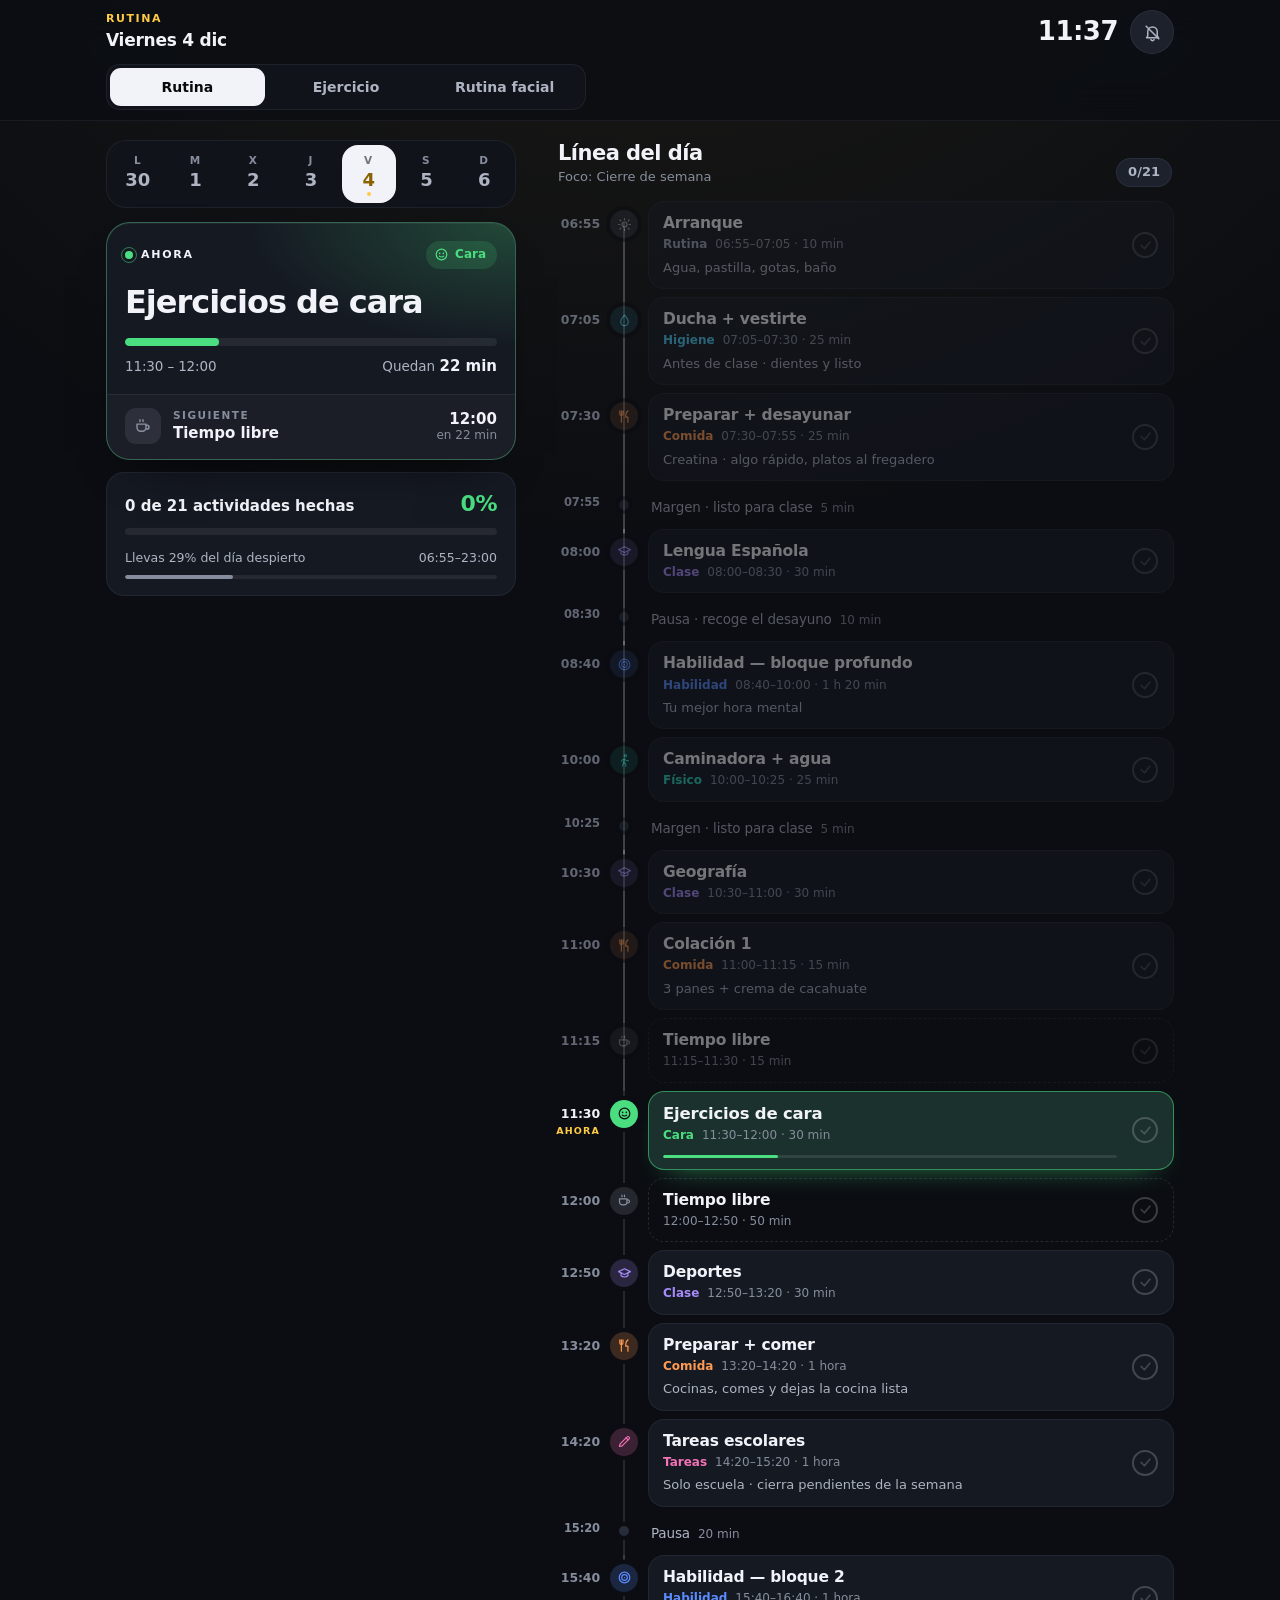
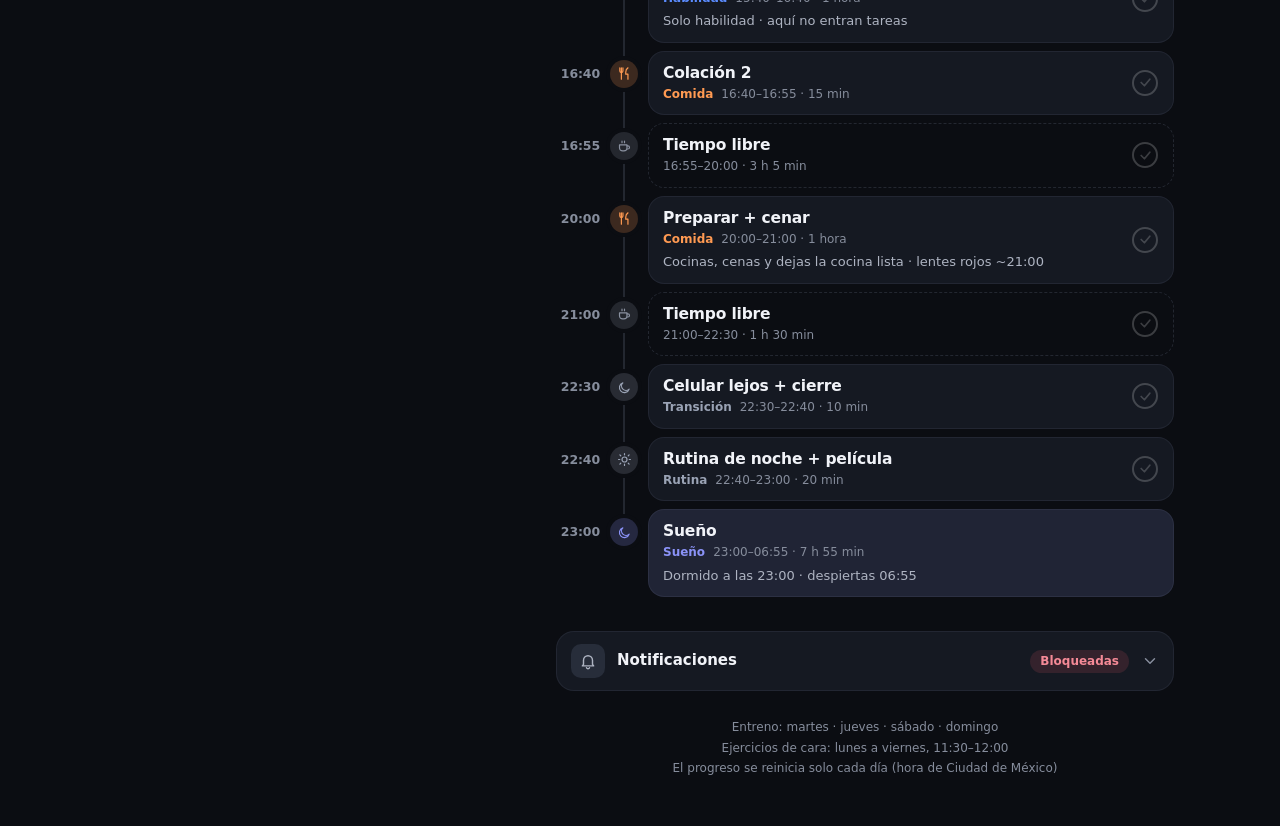
<file: index.html>
<!DOCTYPE html>
<html lang="es">
<head>
<meta charset="UTF-8">
<meta name="viewport" content="width=device-width, initial-scale=1, viewport-fit=cover">
<title>Rutina de JP</title>
<meta name="description" content="Rutina diaria de JP">
<link rel="manifest" href="manifest.json">
<meta name="theme-color" content="#0B0D12">
<meta name="color-scheme" content="dark">
<meta name="apple-mobile-web-app-capable" content="yes">
<meta name="mobile-web-app-capable" content="yes">
<meta name="apple-mobile-web-app-status-bar-style" content="black-translucent">
<meta name="apple-mobile-web-app-title" content="Rutina">
<meta name="format-detection" content="telephone=no">
<link rel="icon" type="image/png" sizes="192x192" href="icon-192.png">
<link rel="apple-touch-icon" href="icon-180.png">
<link rel="stylesheet" href="styles.css">
<link rel="stylesheet" href="ejercicio.css">
<link rel="stylesheet" href="facial.css">
</head>
<body>

<header class="top">
  <div class="top-in">
    <div class="ttl">
      <div class="eyebrow">Rutina<span id="focoDia"></span></div>
      <div class="today" id="fecha">—</div>
    </div>
    <div class="clock num" id="reloj" aria-label="Hora en Ciudad de México">--:--</div>
    <button class="bell" id="avBell" type="button" aria-label="Notificaciones" aria-controls="panelAvisos"></button>
  </div>
  <nav class="vistas" aria-label="Secciones">
    <div class="vistas-in" role="tablist">
      <button class="vista" type="button" role="tab" data-vista="rutina" aria-selected="true">Rutina</button>
      <button class="vista" type="button" role="tab" data-vista="ejercicio" aria-selected="false" aria-controls="ejercicio" tabindex="-1">Ejercicio</button>
      <button class="vista" type="button" role="tab" data-vista="facial" aria-selected="false" aria-controls="facial" tabindex="-1">Rutina facial</button>
    </div>
  </nav>
</header>

<main class="wrap">

  <div class="side">
    <nav class="days" id="dias" role="tablist" aria-label="Días de la semana"></nav>
    <button class="back" id="volver" type="button">
      <svg viewBox="0 0 24 24" aria-hidden="true"><path d="M15 6l-6 6 6 6"/></svg>
      Volver a hoy
    </button>

    <div class="alert" id="aviso" role="status"></div>

    <section class="now" id="ahora" role="button" tabindex="0" aria-label="Ir a la actividad actual">
      <div class="now-top">
        <span class="now-lab"><span class="pulse"></span><span id="nLab">Ahora</span></span>
        <span class="now-cat" id="nCat"></span>
      </div>
      <h1 class="now-act" id="nAct">—</h1>
      <div class="now-sub" id="nSub"></div>
      <div class="track"><i id="nBar"></i></div>
      <div class="now-meta">
        <span class="now-rng num" id="nRng"></span>
        <span class="now-left" id="nLeft"></span>
      </div>
      <div class="now-next">
        <span class="nx-ic" id="nNextIc"></span>
        <span class="tx"><span class="nx-lab" id="nNextLab">Siguiente</span><span class="nx-name" id="nNext"></span></span>
        <span class="hr num" id="nNextHr"></span>
      </div>
    </section>

    <section class="prog" id="prog" aria-label="Progreso del día">
      <div class="prog-row">
        <span class="t" id="progT">Progreso del día</span>
        <span class="pct num" id="ringPct">0%</span>
      </div>
      <div class="bar"><i id="progBar"></i></div>
      <div class="prog-row sm">
        <span id="progS"></span>
        <span class="num" id="diaPct"></span>
      </div>
      <div class="bar thin"><i id="diaBar"></i></div>
    </section>
  </div>

  <div class="main">
    <div class="head">
      <div>
        <h2 id="tituloLinea">Línea del día</h2>
        <div class="foco" id="focoLinea"></div>
      </div>
      <span class="c num" id="conteo"></span>
    </div>
    <ol class="line" id="linea"></ol>

    <details class="panel" id="panelAvisos">
      <summary>
        <span class="ic" id="avIc"></span>
        <span class="grow">Notificaciones</span>
        <span class="pill" id="avPill">…</span>
        <span class="cr"><svg viewBox="0 0 24 24" aria-hidden="true"><path d="M6 9l6 6 6-6"/></svg></span>
      </summary>
      <div class="in">
        <p class="av-txt" id="avTxt"></p>
        <fieldset class="seg" id="avLead">
          <legend>Avisarme</legend>
          <div class="seg-in">
            <label><input type="radio" name="lead" value="0"><span>Al empezar</span></label>
            <label><input type="radio" name="lead" value="5" checked><span>5 min antes</span></label>
            <label><input type="radio" name="lead" value="10"><span>10 min antes</span></label>
          </div>
        </fieldset>
        <div class="av-btns">
          <button class="btn primary" id="avBoton" type="button">Activar notificaciones</button>
          <button class="btn ghost" id="avPrueba" type="button" hidden>Enviar una prueba</button>
        </div>
        <p class="av-nota">Un aviso por actividad, como máximo. No avisa de márgenes, tiempo libre ni sueño, ni de lo que ya marcaste como hecho.</p>
      </div>
    </details>

    <p class="foot">
      Entreno: martes · jueves · sábado · domingo<br>
      Ejercicios de cara: lunes a viernes, <span id="footCara"></span><br>
      El progreso se reinicia solo cada día (hora de Ciudad de México)
    </p>
  </div>

</main>

<main class="ej" id="ejercicio" role="tabpanel" aria-label="Ejercicio" hidden></main>

<main class="fa" id="facial" role="tabpanel" aria-label="Rutina facial" hidden></main>

<script src="rutina.js"></script>
<script src="app.js"></script>
<script src="push-config.js"></script>
<script src="avisos.js"></script>
<script src="ejercicio-datos.js"></script>
<script src="ejercicio.js"></script>
<script src="facial-datos.js"></script>
<script src="facial.js"></script>
<script src="vistas.js"></script>
</body>
</html>
</file>
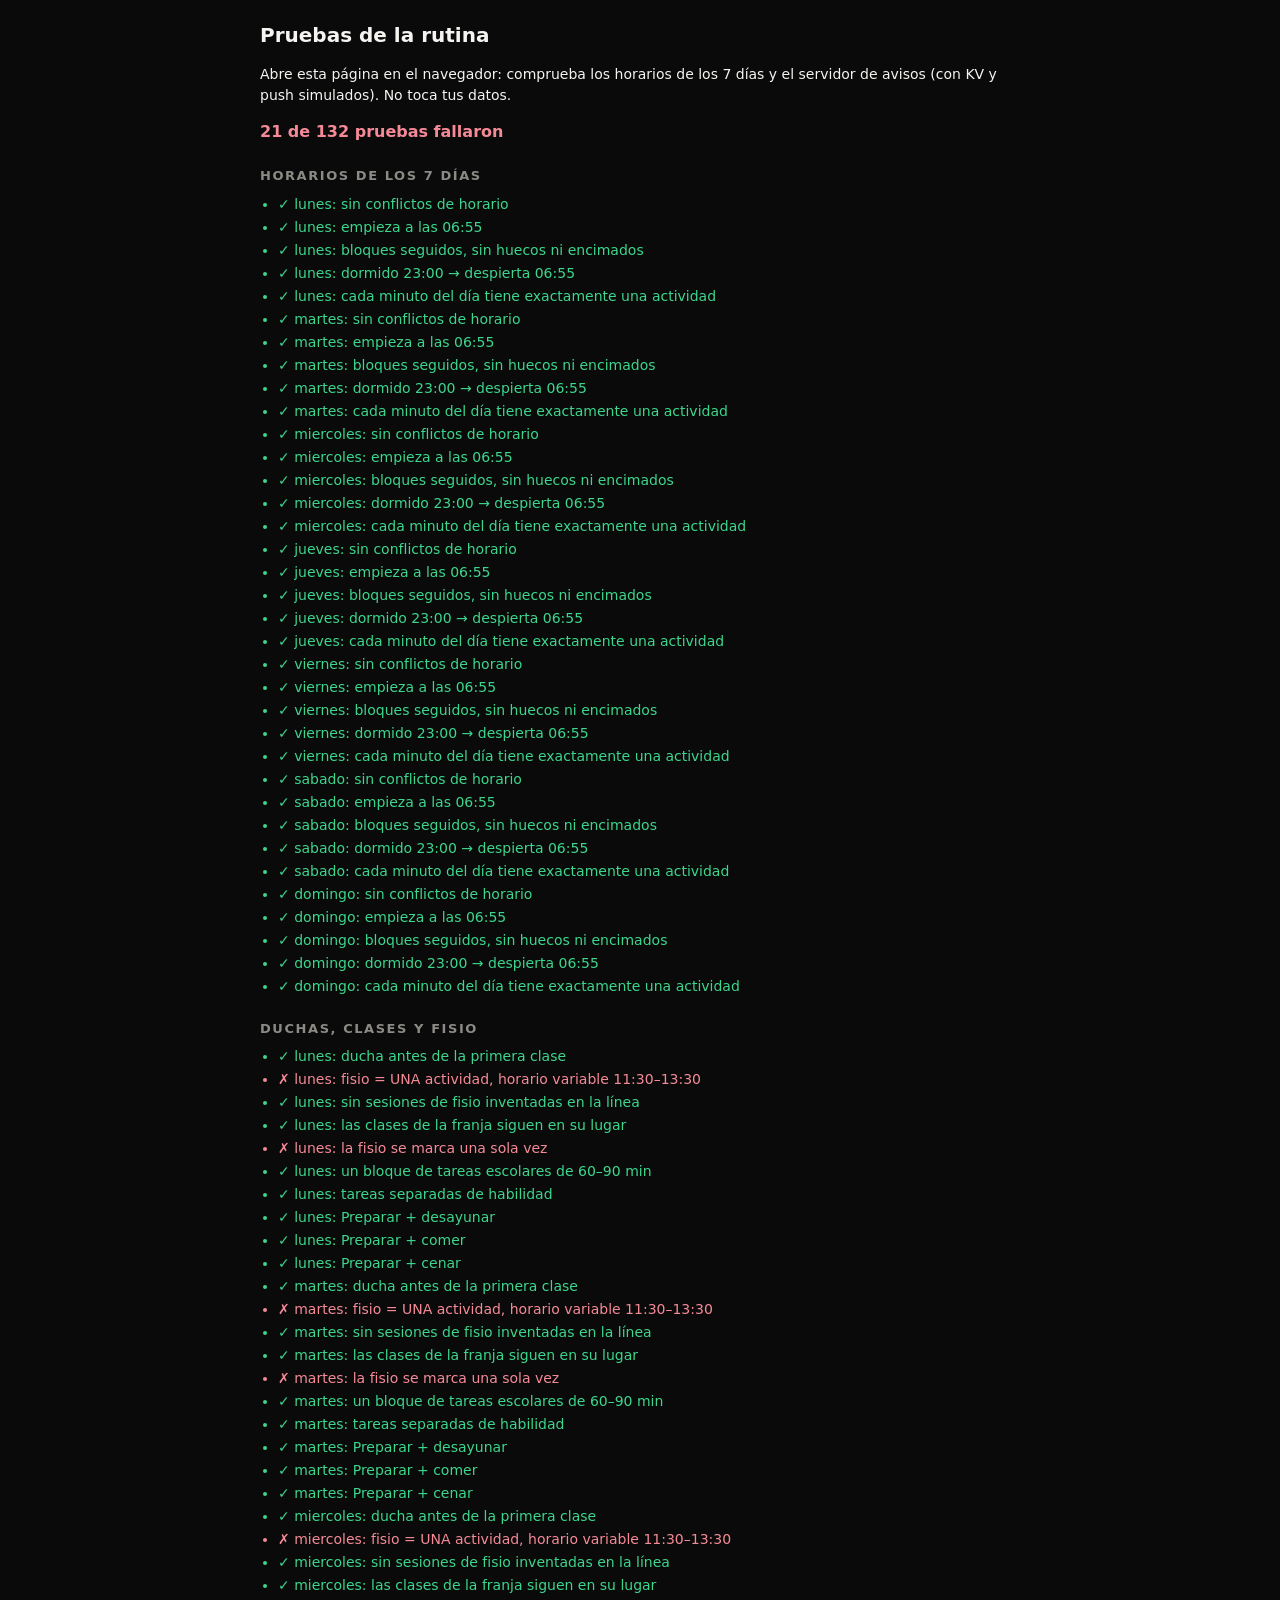
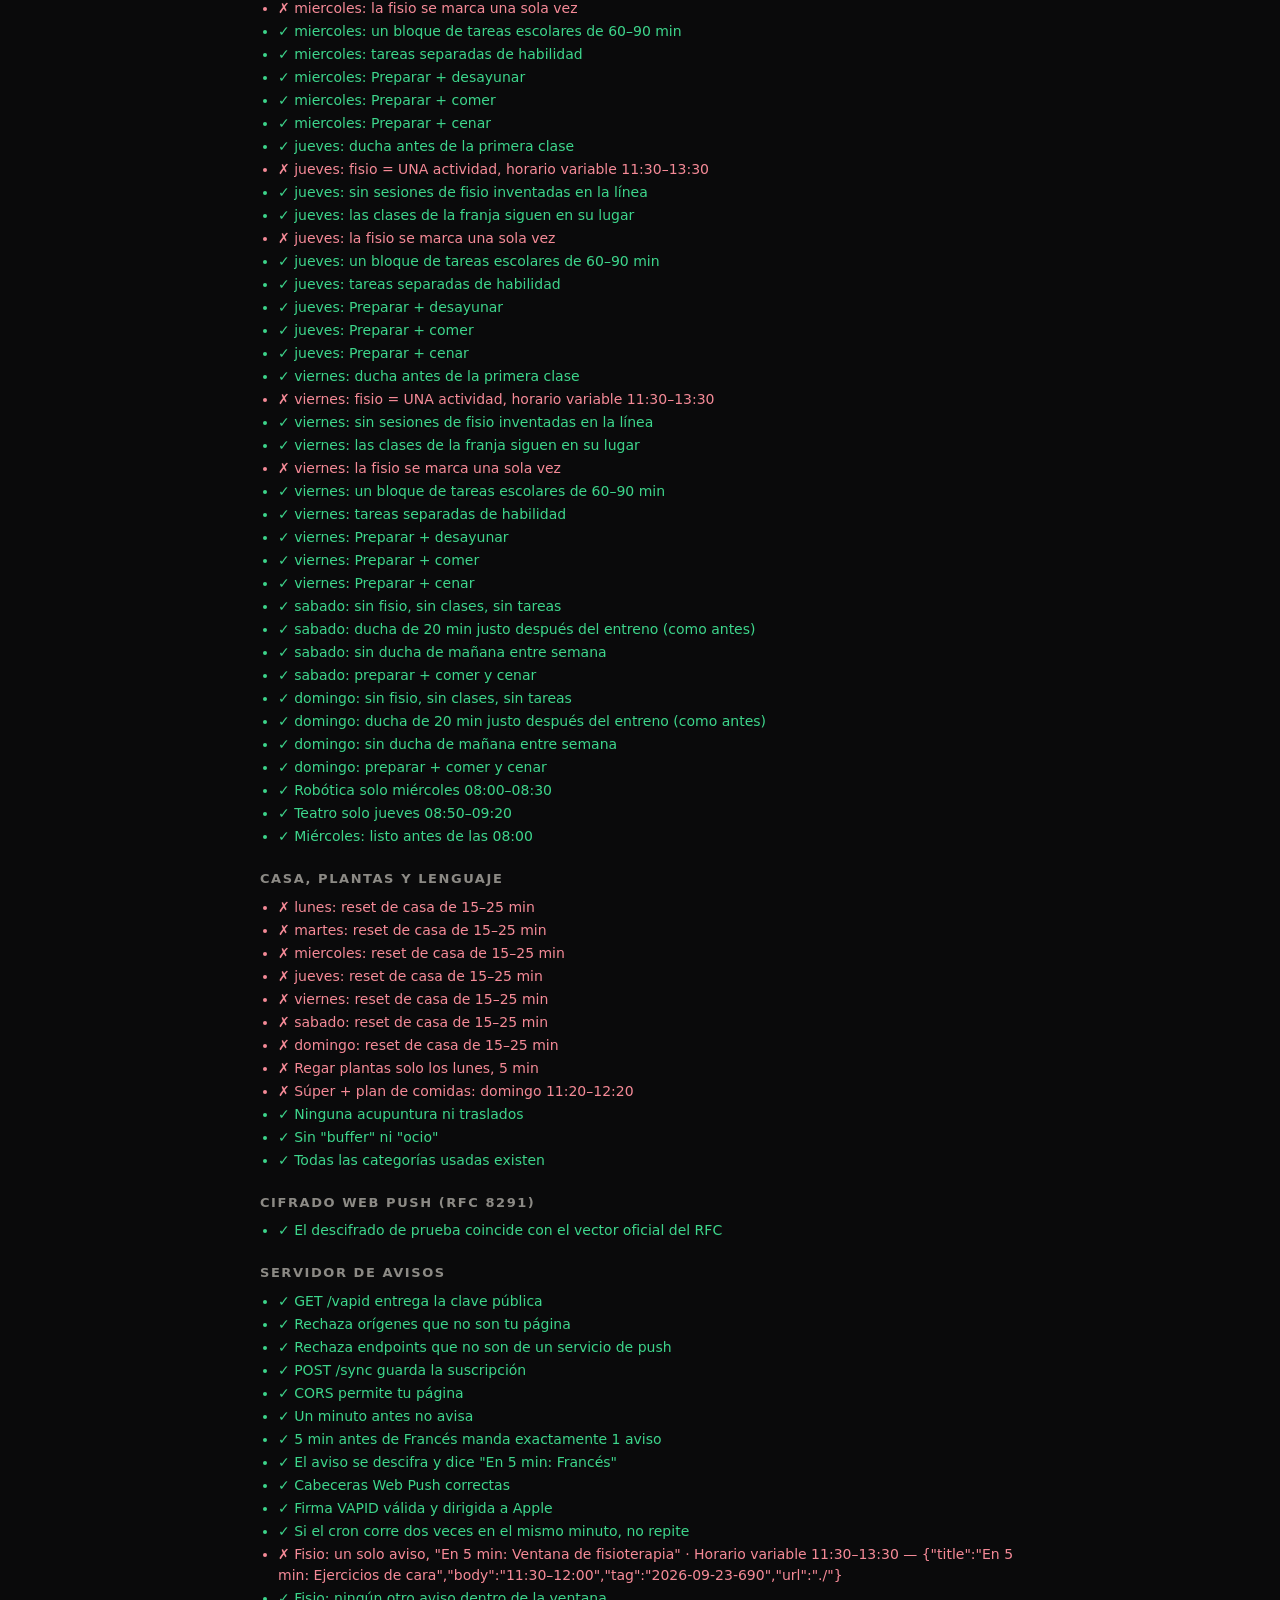
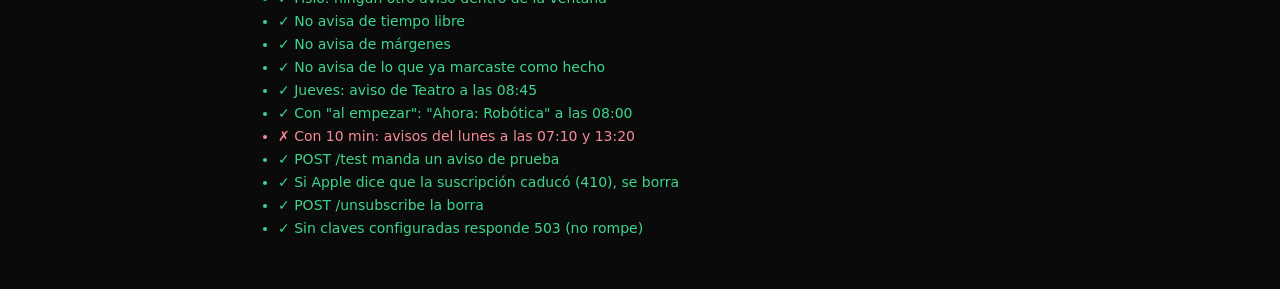
<file: pruebas/index.html>
<!DOCTYPE html>
<html lang="es">
<head>
<meta charset="UTF-8">
<meta name="viewport" content="width=device-width, initial-scale=1">
<title>Pruebas de la rutina</title>
<meta name="robots" content="noindex">
<style>
  :root { color-scheme: dark; }
  body { font: 14px/1.5 -apple-system, BlinkMacSystemFont, "Segoe UI", system-ui, sans-serif; background: #0A0A0B; color: #F5F4F0; margin: 0; padding: 20px 16px 48px; }
  main { max-width: 760px; margin: 0 auto; }
  h1 { font-size: 20px; margin: 0 0 4px; }
  h2 { font-size: 13px; letter-spacing: .12em; text-transform: uppercase; color: #8C8A85; margin: 22px 0 8px; }
  #resumen { font-size: 16px; font-weight: 650; margin: 8px 0 16px; }
  .ok { color: #3DD68C; } .mal { color: #F58A97; }
  li { margin: 2px 0; }
  ul { padding-left: 18px; margin: 0; }
</style>
</head>
<body>
<main>
  <h1>Pruebas de la rutina</h1>
  <p>Abre esta página en el navegador: comprueba los horarios de los 7 días y el servidor de avisos (con KV y push simulados). No toca tus datos.</p>
  <div id="resumen">Ejecutando…</div>
  <div id="salida"></div>
</main>
<script src="../rutina.js"></script>
<script type="module" src="pruebas.js"></script>
</body>
</html>
</file>
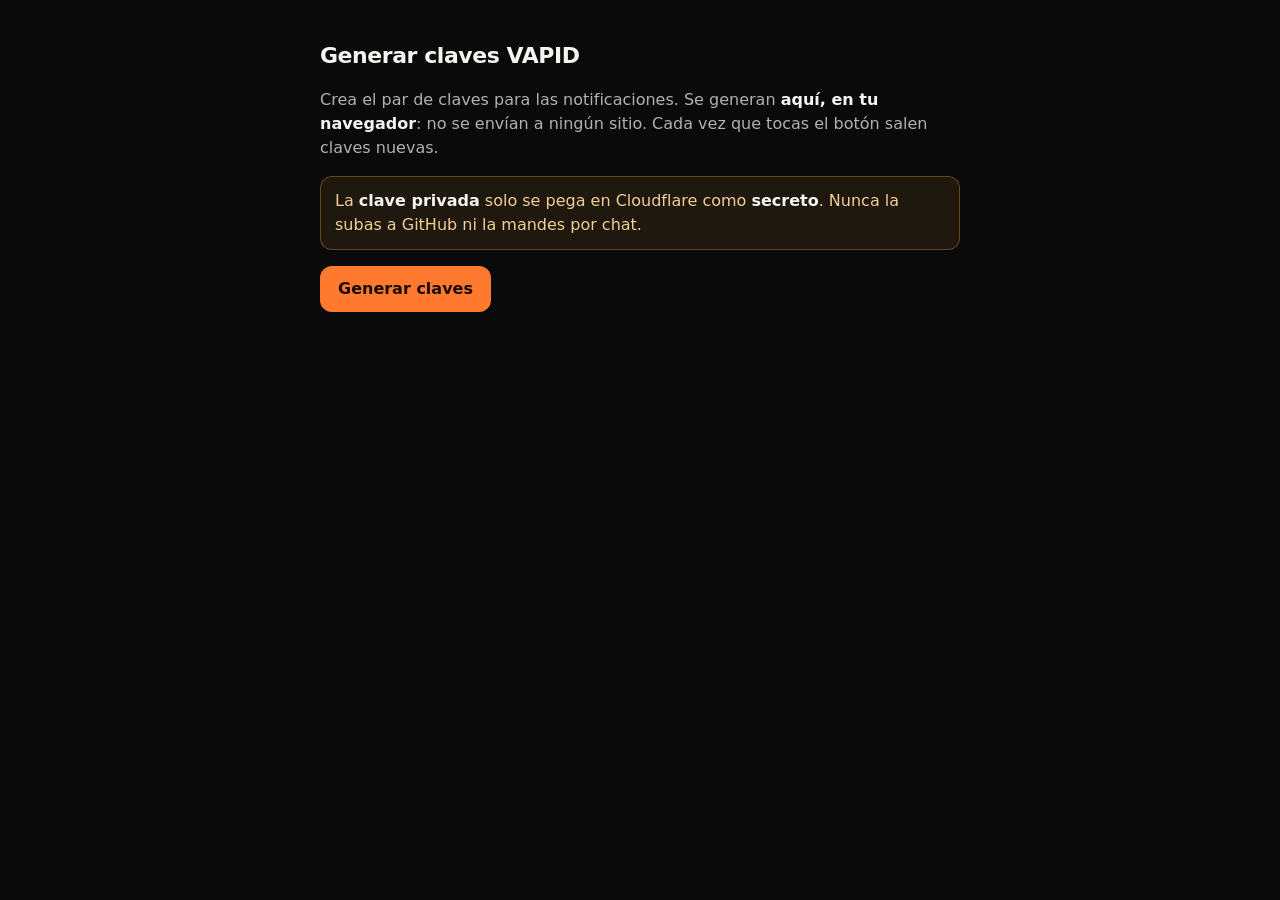
<file: generar-claves.html>
<!DOCTYPE html>
<html lang="es">
<head>
<meta charset="UTF-8">
<meta name="viewport" content="width=device-width, initial-scale=1">
<title>Generar claves VAPID</title>
<meta name="robots" content="noindex">
<style>
  :root { color-scheme: dark; }
  body { font: 16px/1.5 -apple-system, BlinkMacSystemFont, "Segoe UI", system-ui, sans-serif; background: #0A0A0B; color: #F5F4F0; margin: 0; padding: 24px 16px 48px; }
  main { max-width: 640px; margin: 0 auto; }
  h1 { font-size: 22px; letter-spacing: -.02em; }
  p, li { color: #B3B1AB; }
  b { color: #F5F4F0; }
  button { font: inherit; font-weight: 650; min-height: 46px; padding: 0 18px; border-radius: 12px; border: 0; background: #FF7A2F; color: #1B0B02; cursor: pointer; }
  button.sec { background: #26262A; color: #F5F4F0; min-height: 36px; font-size: 14px; }
  .campo { margin-top: 20px; }
  .campo label { display: block; font-size: 12px; font-weight: 700; letter-spacing: .12em; text-transform: uppercase; color: #8C8A85; margin-bottom: 6px; }
  textarea { width: 100%; box-sizing: border-box; font: 14px/1.4 ui-monospace, Menlo, monospace; background: #151517; color: #F5F4F0; border: 1px solid rgba(255,255,255,.13); border-radius: 12px; padding: 12px; resize: none; }
  .aviso { border: 1px solid rgba(240,163,58,.35); background: rgba(240,163,58,.09); color: #F2CD95; border-radius: 12px; padding: 12px 14px; }
  [hidden] { display: none; }
</style>
</head>
<body>
<main>
  <h1>Generar claves VAPID</h1>
  <p>Crea el par de claves para las notificaciones. Se generan <b>aquí, en tu navegador</b>: no se envían a ningún sitio. Cada vez que tocas el botón salen claves nuevas.</p>
  <p class="aviso">La <b>clave privada</b> solo se pega en Cloudflare como <b>secreto</b>. Nunca la subas a GitHub ni la mandes por chat.</p>
  <button id="gen" type="button">Generar claves</button>

  <div id="res" hidden>
    <div class="campo">
      <label for="pub">VAPID_PUBLIC_KEY (pública)</label>
      <textarea id="pub" rows="3" readonly></textarea>
      <button class="sec" type="button" data-copiar="pub">Copiar</button>
    </div>
    <div class="campo">
      <label for="priv">VAPID_PRIVATE_KEY (secreta)</label>
      <textarea id="priv" rows="2" readonly></textarea>
      <button class="sec" type="button" data-copiar="priv">Copiar</button>
    </div>
    <p>Guárdalas antes de cerrar esta página. Si pierdes la privada, genera otras y vuelve a activar las notificaciones en el iPhone.</p>
  </div>
</main>
<script>
  const b64u = buf => btoa(String.fromCharCode.apply(null, new Uint8Array(buf)))
    .replace(/\+/g, '-').replace(/\//g, '_').replace(/=+$/, '');
  document.getElementById('gen').addEventListener('click', async () => {
    const par = await crypto.subtle.generateKey({ name: 'ECDSA', namedCurve: 'P-256' }, true, ['sign', 'verify']);
    const pub = await crypto.subtle.exportKey('raw', par.publicKey);
    const jwk = await crypto.subtle.exportKey('jwk', par.privateKey);
    document.getElementById('pub').value = b64u(pub);
    document.getElementById('priv').value = jwk.d;
    document.getElementById('res').hidden = false;
  });
  document.querySelectorAll('[data-copiar]').forEach(b => b.addEventListener('click', async () => {
    const t = document.getElementById(b.dataset.copiar);
    try { await navigator.clipboard.writeText(t.value); b.textContent = 'Copiada'; }
    catch (e) { t.select(); b.textContent = 'Selecciónala y copia'; }
    setTimeout(() => { b.textContent = 'Copiar'; }, 1800);
  }));
</script>
</body>
</html>
</file>
<file: styles.css>
/* ============================================================
   Rutina de JP — estilos
   Azul medianoche + dorado. Mobile-first (iPhone).
   ============================================================ */

:root {
  color-scheme: dark;

  --bg:        #0B0D12;
  --bg-2:      #10131A;
  --surface:   #151922;
  --surface-2: #1C212C;
  --surface-3: #272D3A;
  --line:      rgba(200, 215, 255, .07);
  --line-2:    rgba(200, 215, 255, .13);

  --text:   #F1F3F8;
  --text-2: #AEB4C2;
  --text-3: #868D9C;

  --accent:      #FFCB45;
  --accent-2:    #FFDD85;
  --accent-soft: rgba(255, 203, 69, .13);
  --accent-ink:  #8A6200;   /* acento sobre fondo claro */

  --ok:     #4ADE80;
  --ok-ink: #052E14;
  --warn:   #F0A33A;

  --r-xl: 24px;
  --r-lg: 18px;
  --r-md: 14px;
  --r-sm: 10px;

  --sans:  -apple-system, BlinkMacSystemFont, "SF Pro Text", "Segoe UI", Roboto, system-ui, sans-serif;
  --round: ui-rounded, "SF Pro Rounded", -apple-system, BlinkMacSystemFont, "Segoe UI", system-ui, sans-serif;
  --ease:  cubic-bezier(.2, .8, .2, 1);

  --gut: max(16px, env(safe-area-inset-left));
  --gut-r: max(16px, env(safe-area-inset-right));
}

* { box-sizing: border-box; margin: 0; padding: 0; -webkit-tap-highlight-color: transparent; }

html { background: var(--bg); -webkit-text-size-adjust: 100%; text-size-adjust: 100%; }

body {
  font-family: var(--sans);
  background:
    radial-gradient(120% 50% at 50% -8%, rgba(255, 203, 69, .07), transparent 62%),
    var(--bg);
  background-repeat: no-repeat;
  color: var(--text);
  line-height: 1.45;
  font-size: 16px;
  -webkit-font-smoothing: antialiased;
  text-rendering: optimizeLegibility;
  min-height: 100vh;
  min-height: 100dvh;
  overflow-x: hidden;
}

button { font: inherit; color: inherit; }
svg { display: block; fill: none; stroke: currentColor; stroke-width: 1.9; stroke-linecap: round; stroke-linejoin: round; }

:focus-visible { outline: 2px solid var(--accent); outline-offset: 2px; }

.num { font-variant-numeric: tabular-nums; font-feature-settings: "tnum"; }

.wrap {
  max-width: 560px;
  margin: 0 auto;
  padding: 0 var(--gut-r) calc(48px + env(safe-area-inset-bottom)) var(--gut);
}

/* ---------------- encabezado ---------------- */
.top {
  position: sticky; top: 0; z-index: 40;
  background: rgba(11, 13, 18, .78);
  backdrop-filter: saturate(170%) blur(20px);
  -webkit-backdrop-filter: saturate(170%) blur(20px);
  border-bottom: 1px solid var(--line);
  padding-top: env(safe-area-inset-top);
}
.top-in {
  max-width: 560px; margin: 0 auto;
  padding: 10px var(--gut-r) 10px var(--gut);
  display: flex; align-items: center; gap: 12px;
}
.ttl { flex: 1; min-width: 0; }
.eyebrow {
  font-size: 11px; font-weight: 700; letter-spacing: .14em; text-transform: uppercase;
  color: var(--accent);
}
.eyebrow span { color: var(--text-3); letter-spacing: .06em; }
.today {
  font-size: 17px; font-weight: 650; letter-spacing: -.015em; margin-top: 1px;
  white-space: nowrap; overflow: hidden; text-overflow: ellipsis;
}
.clock {
  font-family: var(--round); font-size: 26px; font-weight: 650; letter-spacing: -.02em;
}
.bell {
  flex: none; width: 44px; height: 44px; border-radius: 50%; cursor: pointer;
  display: grid; place-items: center; position: relative;
  background: var(--surface-2); border: 1px solid var(--line); color: var(--text-2);
  transition: background .2s, color .2s, transform .15s var(--ease);
}
.bell svg { width: 19px; height: 19px; }
.bell.on { color: var(--accent); }
.bell.on::after {
  content: ''; position: absolute; top: 9px; right: 10px;
  width: 7px; height: 7px; border-radius: 50%; background: var(--accent);
  box-shadow: 0 0 0 2px var(--surface-2);
}
.bell:active { transform: scale(.93); }

/* ---------------- selector de día ---------------- */
.days {
  display: grid; grid-template-columns: repeat(7, 1fr); gap: 4px;
  margin-top: 16px; padding: 4px;
  background: var(--bg-2); border: 1px solid var(--line); border-radius: 20px;
}
.day {
  appearance: none; border: 0; background: transparent; cursor: pointer;
  border-radius: 16px; min-height: 58px; padding: 7px 0 6px;
  display: flex; flex-direction: column; align-items: center; justify-content: center; gap: 2px;
  transition: background .22s var(--ease), color .22s, transform .15s var(--ease);
}
.day .l { font-size: 10.5px; font-weight: 700; letter-spacing: .1em; color: var(--text-3); }
.day .n { font-family: var(--round); font-size: 18px; font-weight: 650; color: var(--text-2); line-height: 1.1; }
.day .dot { width: 4px; height: 4px; border-radius: 50%; background: transparent; }
.day.hoy .n { color: var(--accent); }
.day.hoy .dot { background: var(--accent); }
.day[aria-selected="true"] { background: var(--text); }
.day[aria-selected="true"] .l { color: rgba(11, 13, 18, .55); }
.day[aria-selected="true"] .n { color: var(--bg); }
.day[aria-selected="true"].hoy .n { color: var(--accent-ink); }
.day:active { transform: scale(.94); }

.back {
  display: none; align-items: center; justify-content: center; gap: 6px;
  margin: 10px auto 0; min-height: 44px; padding: 0 18px 0 12px; cursor: pointer;
  border-radius: 999px; border: 1px solid rgba(255, 203, 69, .32);
  background: var(--accent-soft); color: var(--accent-2);
  font-size: 14px; font-weight: 600;
}
.back svg { width: 18px; height: 18px; stroke-width: 2.2; }
.back.on { display: flex; }
.back:active { transform: scale(.97); }

/* ---------------- avisos de configuración ---------------- */
.alert {
  display: none; margin-top: 12px; padding: 13px 15px;
  border-radius: var(--r-md); font-size: 13.5px; line-height: 1.5;
  border: 1px solid rgba(240, 163, 58, .35);
  background: rgba(240, 163, 58, .09); color: #F2CD95;
}
.alert.on { display: block; }
.alert b { color: var(--text); font-weight: 600; }
.alert ul { margin: 6px 0 4px 18px; }
.alert li { margin-top: 3px; }

/* ---------------- tarjeta AHORA ---------------- */
.now {
  --cat: var(--accent);
  position: relative; overflow: hidden; isolation: isolate;
  margin-top: 14px; padding: 18px 18px 0;
  border-radius: var(--r-xl);
  background: var(--surface);
  border: 1px solid var(--line-2);
  border-color: color-mix(in srgb, var(--cat) 30%, var(--line-2));
  box-shadow: inset 0 1px 0 rgba(255, 255, 255, .05), 0 24px 48px -30px rgba(0, 0, 0, .9);
  cursor: pointer;
  transition: border-color .4s;
}
.now::before {
  content: ''; position: absolute; inset: 0; z-index: -1; pointer-events: none;
  background: radial-gradient(95% 75% at 100% 0%, color-mix(in srgb, var(--cat) 24%, transparent), transparent 70%);
  transition: opacity .4s;
}
.now-top { display: flex; align-items: center; justify-content: space-between; gap: 10px; min-height: 28px; }
.now-lab {
  display: inline-flex; align-items: center; gap: 8px;
  font-size: 11px; font-weight: 750; letter-spacing: .16em; text-transform: uppercase; color: var(--text);
}
.pulse { width: 8px; height: 8px; border-radius: 50%; background: var(--cat); position: relative; flex: none; }
.pulse::after {
  content: ''; position: absolute; inset: -4px; border-radius: 50%;
  border: 1.5px solid var(--cat); opacity: .5; animation: pulse 2.4s ease-out infinite;
}
@keyframes pulse { 0% { transform: scale(.5); opacity: .6 } 100% { transform: scale(1.8); opacity: 0 } }
.now.otro .pulse { display: none; }

.now-cat {
  display: inline-flex; align-items: center; gap: 6px; min-width: 0;
  font-size: 12px; font-weight: 650; color: var(--cat);
  background: rgba(255, 255, 255, .06);
  background: color-mix(in srgb, var(--cat) 15%, transparent);
  padding: 5px 11px 5px 8px; border-radius: 999px;
}
.now-cat:empty { display: none; }
.now-cat svg { width: 15px; height: 15px; }

.now-act {
  font-size: 30px; font-weight: 720; letter-spacing: -.032em; line-height: 1.1;
  margin: 16px 0 6px; text-wrap: balance; overflow-wrap: anywhere;
}
.now-sub { font-size: 14.5px; color: var(--text-2); line-height: 1.45; }

.track { height: 8px; border-radius: 99px; background: rgba(255, 255, 255, .07); margin-top: 18px; overflow: hidden; }
.track i { display: block; height: 100%; width: 0; border-radius: 99px; background: var(--cat); transition: width .6s var(--ease); }
.now.otro .track { display: none; }

.now-meta {
  display: flex; align-items: baseline; justify-content: space-between; gap: 10px;
  margin-top: 10px; font-size: 13.5px; color: var(--text-2);
}
.now-rng { font-family: var(--round); letter-spacing: -.01em; }
.now-left b { font-family: var(--round); color: var(--text); font-weight: 700; font-size: 15px; }

.now-next {
  margin: 16px -18px 0; padding: 13px 18px 14px;
  border-top: 1px solid var(--line); background: rgba(255, 255, 255, .025);
  display: flex; align-items: center; gap: 12px;
}
.nx-ic {
  --nx: var(--text-3);
  flex: none; width: 36px; height: 36px; border-radius: 11px;
  display: grid; place-items: center; color: var(--nx);
  background: rgba(255, 255, 255, .06);
  background: color-mix(in srgb, var(--nx) 16%, transparent);
}
.nx-ic:empty { display: none; }
.nx-ic svg { width: 18px; height: 18px; }
.now-next .tx { flex: 1; min-width: 0; display: flex; flex-direction: column; }
.nx-lab { font-size: 10.5px; font-weight: 750; letter-spacing: .14em; text-transform: uppercase; color: var(--text-3); }
.nx-name { font-size: 15px; font-weight: 600; color: var(--text); white-space: nowrap; overflow: hidden; text-overflow: ellipsis; }
.nx-name b { font-weight: 650; }
.now-next .hr { text-align: right; font-family: var(--round); line-height: 1.25; }
.now-next .hr b { display: block; font-size: 15px; font-weight: 650; color: var(--text); }
.now-next .hr small { display: block; font-size: 12px; color: var(--text-3); white-space: nowrap; }

/* ---------------- progreso ---------------- */
.prog {
  margin-top: 12px; padding: 15px 18px 16px;
  border-radius: var(--r-lg); background: var(--surface); border: 1px solid var(--line);
  display: grid; gap: 8px;
}
.prog-row { display: flex; align-items: baseline; justify-content: space-between; gap: 12px; }
.prog .t { font-size: 15px; font-weight: 620; }
.prog .pct { font-family: var(--round); font-size: 22px; font-weight: 720; color: var(--ok); letter-spacing: -.02em; }
.prog-row.sm { font-size: 12.5px; color: var(--text-2); margin-top: 6px; }
.prog-row.sm .num { font-family: var(--round); }
.bar { height: 7px; border-radius: 99px; background: rgba(255, 255, 255, .07); overflow: hidden; }
.bar i { display: block; height: 100%; width: 0; border-radius: 99px; background: var(--ok); transition: width .6s var(--ease); }
.bar.thin { height: 4px; }
.bar.thin i { background: var(--text-3); }

/* ---------------- línea del día ---------------- */
.head {
  display: flex; align-items: flex-end; justify-content: space-between; gap: 12px;
  margin: 30px 2px 14px;
}
.head h2 { font-size: 21px; font-weight: 720; letter-spacing: -.025em; line-height: 1.2; }
.head .foco { font-size: 13px; color: var(--text-3); margin-top: 2px; }
.head .foco:empty { display: none; }
.head .c {
  font-family: var(--round); font-size: 13px; font-weight: 600; color: var(--text-2);
  background: var(--surface-2); border: 1px solid var(--line); padding: 4px 11px; border-radius: 99px;
}
.head .c:empty { display: none; }

.line { list-style: none; position: relative; }

.row {
  --cat: var(--text-3);
  display: grid; grid-template-columns: 44px 28px minmax(0, 1fr); column-gap: 10px;
  position: relative; padding-bottom: 8px;
}
.row .hr {
  font-family: var(--round); font-size: 12.5px; font-weight: 600; letter-spacing: -.01em;
  color: var(--text-3); text-align: right; padding-top: 15px; line-height: 1.2;
}

/* riel vertical */
.node { position: relative; display: flex; justify-content: center; }
.node::before {
  content: ''; position: absolute; top: 0; bottom: -8px; left: 50%;
  width: 2px; margin-left: -1px; background: var(--line-2);
}
.row:first-child .node::before { top: 22px; }
.row:last-child .node::before { bottom: auto; height: 22px; }
.row.past .node::before { background: rgba(255, 255, 255, .22); }

.node .dot {
  position: relative; z-index: 1; margin-top: 9px;
  width: 28px; height: 28px; border-radius: 50%;
  display: grid; place-items: center; color: var(--cat);
  background: var(--surface-2);
  background: color-mix(in srgb, var(--cat) 20%, var(--bg));
  box-shadow: 0 0 0 4px var(--bg);
  transition: background .25s, color .25s;
}
.node .dot svg { width: 15px; height: 15px; }

.item {
  display: flex; align-items: center; gap: 6px; min-height: 58px;
  padding: 11px 6px 11px 14px; border-radius: 16px;
  background: var(--surface); border: 1px solid var(--line);
  transition: border-color .2s, background .2s, opacity .2s;
}
.item .txt { flex: 1; min-width: 0; }
.item .name { font-size: 15.5px; font-weight: 600; letter-spacing: -.012em; line-height: 1.3; overflow-wrap: anywhere; }
.item .tags { display: flex; align-items: center; flex-wrap: wrap; gap: 3px 8px; margin-top: 3px; }
.item .cat { font-size: 12px; font-weight: 650; color: var(--cat); }
.item .dur { font-size: 12px; color: var(--text-3); font-variant-numeric: tabular-nums; }
.item .note { font-size: 13px; color: var(--text-2); margin-top: 5px; line-height: 1.42; }

.chip-var {
  font-size: 11px; font-weight: 700; color: var(--cat);
  border: 1px dashed var(--cat); padding: 0 7px; border-radius: 99px; line-height: 17px;
}
.chip-now { display: none; }

/* margen: fila compacta, sin tarjeta */
.row.k-margen { padding-bottom: 4px; }
.row.k-margen .hr { padding-top: 7px; font-size: 11.5px; }
.row.k-margen .node .dot {
  width: 10px; height: 10px; margin-top: 11px; background: var(--surface-3); box-shadow: 0 0 0 4px var(--bg);
}
.row.k-margen .node .dot svg { display: none; }
.row.k-margen .item { min-height: 0; padding: 5px 4px 5px 2px; background: none; border-color: transparent; }
.row.k-margen .name { display: inline; font-size: 13.5px; font-weight: 500; color: var(--text-2); }
.row.k-margen .tags { display: inline-flex; margin: 0 0 0 8px; }
.row.k-margen .cat { display: none; }
.row.k-margen .note { font-size: 12.5px; margin-top: 2px; }

/* tiempo libre: tarjeta abierta */
.row.k-libre .item { background: transparent; border: 1px dashed var(--line-2); }
.row.k-libre .cat { display: none; }

/* ventana de horario variable (fisio): una sola actividad, sin hora fija */
.row.ventana .item { border-style: dashed; border-color: color-mix(in srgb, var(--cat) 50%, transparent); }
.row.ventana.abierta .item { background: color-mix(in srgb, var(--cat) 10%, var(--surface)); }
.row.ventana.abierta .node .dot { box-shadow: 0 0 0 4px var(--bg), 0 0 0 5.5px var(--cat); }

.row.k-sueno .item {
  background: #181B33;
  background: color-mix(in srgb, var(--cat) 9%, var(--surface));
}

/* actividad en curso */
.row.now-row .item {
  background: color-mix(in srgb, var(--cat) 12%, var(--surface));
  border-color: color-mix(in srgb, var(--cat) 55%, transparent);
  box-shadow: 0 14px 30px -20px color-mix(in srgb, var(--cat) 70%, transparent);
}
.row.now-row.k-margen .item { padding: 9px 8px 9px 12px; border-style: dashed; }
.row.now-row .hr { color: var(--text); }
.row.now-row .chip-now {
  display: block; margin-top: 4px;
  font-size: 9.5px; font-weight: 800; letter-spacing: .12em; text-transform: uppercase; color: var(--accent);
}
.row.now-row .node .dot { background: var(--cat); color: #0A0A0B; }
.row.now-row.k-margen .node .dot { width: 14px; height: 14px; margin-top: 9px; }
.row.now-row .node .dot::after {
  content: ''; position: absolute; inset: -5px; border-radius: 50%;
  border: 1.5px solid var(--cat); opacity: 0; animation: pulse 2.4s ease-out infinite;
}
.row.now-row .name { font-size: 16.5px; font-weight: 680; }
.row.now-row.k-margen .name { font-size: 14px; color: var(--text); }
.mini { height: 3px; border-radius: 99px; background: rgba(255, 255, 255, .09); margin-top: 10px; overflow: hidden; }
.mini i { display: block; height: 100%; border-radius: 99px; background: var(--cat); }

.row.past .item, .row.past .node .dot { opacity: .45; }
.row.past .hr { opacity: .7; }

/* hecho */
.row.done .item { opacity: .55; }
.row.done .name { color: var(--text-2); text-decoration: line-through; text-decoration-color: var(--text-3); }
.row.done .node .dot { background: var(--ok); color: var(--ok-ink); opacity: 1; }

.tick {
  flex: none; width: 44px; height: 44px; margin: -6px 0;
  border: 0; background: none; cursor: pointer; border-radius: 12px;
  display: grid; place-items: center;
}
.tick i {
  width: 26px; height: 26px; border-radius: 50%; border: 2px solid rgba(255, 255, 255, .2);
  display: grid; place-items: center;
  transition: background .18s, border-color .18s, transform .15s var(--ease);
}
.tick svg { width: 13px; height: 13px; stroke: rgba(255, 255, 255, .2); stroke-width: 3.2; transition: stroke .18s; }
.tick:active i { transform: scale(.86); }
.row.done .tick i { background: var(--ok); border-color: var(--ok); }
.row.done .tick svg { stroke: var(--ok-ink); }
.row.pop .tick i { animation: pop .34s var(--ease); }
@keyframes pop { 0% { transform: scale(.7) } 60% { transform: scale(1.12) } 100% { transform: scale(1) } }

/* entrada suave al cambiar de día */
.line.enter .row { animation: rowIn .38s var(--ease) both; animation-delay: calc(var(--i, 0) * 16ms); }
@keyframes rowIn { from { opacity: 0; transform: translateY(6px) } to { opacity: 1; transform: none } }

/* ---------------- paneles plegables ---------------- */
.panel {
  margin-top: 14px; background: var(--surface);
  border: 1px solid var(--line); border-radius: var(--r-lg); overflow: hidden;
}
.head + .line + .panel { margin-top: 26px; }
.panel summary {
  cursor: pointer; list-style: none; min-height: 58px; padding: 8px 14px;
  display: flex; align-items: center; gap: 12px;
  font-size: 15px; font-weight: 620;
}
.panel summary::-webkit-details-marker { display: none; }
.panel summary .ic {
  flex: none; width: 34px; height: 34px; border-radius: 10px;
  display: grid; place-items: center; background: var(--surface-3); color: var(--text-2);
}
.panel summary .ic svg { width: 18px; height: 18px; }
.panel summary .grow { flex: 1; min-width: 0; }
.panel summary .cr { color: var(--text-3); transition: transform .25s var(--ease); }
.panel summary .cr svg { width: 18px; height: 18px; }
.panel[open] summary .cr { transform: rotate(180deg); }
.panel .in { padding: 2px 16px 18px; border-top: 1px solid var(--line); }
.panel h4 {
  font-size: 11px; text-transform: uppercase; letter-spacing: .13em;
  color: var(--text-3); margin: 18px 0 9px; font-weight: 700;
}
.panel ul { list-style: none; display: grid; gap: 9px; }
.panel li { position: relative; padding-left: 15px; font-size: 14px; color: var(--text-2); line-height: 1.5; }
.panel li::before {
  content: ''; position: absolute; left: 2px; top: .62em;
  width: 5px; height: 5px; border-radius: 50%; background: var(--text-3);
}
.panel li b { color: var(--text); font-weight: 600; }

/* ---------------- notificaciones ---------------- */
.pill {
  flex: none; font-size: 12px; font-weight: 650; padding: 3px 10px; border-radius: 99px;
  background: var(--surface-3); color: var(--text-2); white-space: nowrap;
}
.pill.ok   { background: rgba(61, 214, 140, .14); color: var(--ok); }
.pill.warn { background: rgba(240, 163, 58, .14); color: var(--warn); }
.pill.bad  { background: rgba(242, 92, 110, .14); color: #F58A97; }

.av-txt { font-size: 14px; color: var(--text-2); line-height: 1.5; margin-top: 14px; }
.av-txt b { color: var(--text); font-weight: 600; }

.seg { border: 0; margin-top: 16px; min-width: 0; }
.seg legend { font-size: 11px; text-transform: uppercase; letter-spacing: .13em; color: var(--text-3); font-weight: 700; margin-bottom: 8px; padding: 0; }
.seg-in { display: grid; grid-template-columns: repeat(3, minmax(0, 1fr)); gap: 6px; }
.seg label { position: relative; }
.seg input { position: absolute; opacity: 0; inset: 0; width: 100%; height: 100%; margin: 0; cursor: pointer; }
.seg span {
  display: grid; place-items: center; min-height: 44px; padding: 4px 6px; text-align: center;
  font-size: 13px; font-weight: 600; color: var(--text-2); line-height: 1.2;
  background: var(--bg-2); border: 1px solid var(--line); border-radius: 12px;
  transition: background .2s, color .2s, border-color .2s;
}
.seg input:checked + span { background: var(--text); color: #0A0A0B; border-color: var(--text); }
.seg input:focus-visible + span { outline: 2px solid var(--accent); outline-offset: 2px; }
.seg input:disabled + span { opacity: .45; }

.av-btns { display: flex; flex-wrap: wrap; gap: 8px; margin-top: 16px; }
.btn {
  min-height: 46px; padding: 0 18px; border-radius: 14px; cursor: pointer;
  font-size: 15px; font-weight: 650; border: 1px solid transparent;
  transition: transform .15s var(--ease), opacity .2s, background .2s;
}
.btn:active { transform: scale(.97); }
.btn:disabled { opacity: .45; cursor: default; transform: none; }
.btn.primary { flex: 1; background: var(--accent); color: #1F1600; }
.btn.primary.off { background: var(--surface-3); color: var(--text); }
.btn.ghost { background: transparent; border-color: var(--line-2); color: var(--text); }
.av-nota { font-size: 12.5px; color: var(--text-3); margin-top: 12px; line-height: 1.5; }

.foot { text-align: center; color: var(--text-3); font-size: 12px; margin-top: 26px; line-height: 1.7; }

/* ---------------- tablet / escritorio ---------------- */
@media (min-width: 720px) {
  body { font-size: 16.5px; }
  .wrap, .top-in { max-width: 640px; }
  .now-act { font-size: 32px; }
}

@media (hover: hover) {
  .day:not([aria-selected="true"]):hover { background: var(--surface-2); }
  .item:hover { border-color: var(--line-2); }
  .row.k-margen .item:hover { border-color: transparent; }
  .tick:hover i { border-color: rgba(255, 255, 255, .38); }
  .panel summary:hover { background: rgba(255, 255, 255, .02); }
  .bell:hover { background: var(--surface-3); }
}

@media (min-width: 980px) {
  .wrap, .top-in { max-width: 1100px; }
  .wrap {
    display: grid; grid-template-columns: minmax(360px, 410px) minmax(0, 1fr);
    column-gap: 40px; align-items: start;
  }
  .side { position: sticky; top: calc(76px + env(safe-area-inset-top)); padding-bottom: 24px; }
  .head { margin-top: 20px; }
  .main { padding-top: 0; }
}

@media (prefers-reduced-motion: reduce) {
  *, *::before, *::after { animation: none !important; transition: none !important; }
}
</file>
<file: ejercicio.css>
/* ============================================================
   EJERCICIO — estilos (aparte de styles.css)
   Reutiliza las variables de color de la Rutina, nada más.
   ============================================================ */

/* cada sección se oculta entera; la Rutina no se repinta */
main.wrap[hidden], .ej[hidden] { display: none !important; }

/* paleta de Ejercicio: misma base oscura, acento verde azulado y
   superficies un poco más frías (solo cuando Ejercicio está a la vista) */
.v-ej {
  --accent:      #2EC4B6;
  --accent-2:    #72DDD2;
  --accent-soft: rgba(46, 196, 182, .13);
  --bg-2:        #0E1316;
  --surface:     #131A1E;
  --surface-2:   #1A2227;
  --surface-3:   #243036;
  --line:        rgba(200, 245, 240, .07);
}
.v-ej body {
  background:
    radial-gradient(120% 50% at 50% -8%, rgba(46, 196, 182, .09), transparent 62%),
    var(--bg);
  background-repeat: no-repeat;
}

/* en Ejercicio no aplican el día de la Rutina ni la campana de avisos */
.v-ej #focoDia { display: none; }
.v-ej #avBell { visibility: hidden; pointer-events: none; }

/* ---------------- pestañas Rutina / Ejercicio ---------------- */
.vistas {
  max-width: 560px; margin: 0 auto;
  padding: 0 var(--gut-r) 10px var(--gut);
}
.vistas-in {
  display: grid; grid-auto-flow: column; grid-auto-columns: minmax(0, 1fr); gap: 4px; padding: 3px;
  background: var(--bg-2); border: 1px solid var(--line); border-radius: 14px;
}
.vista {
  appearance: none; border: 0; background: transparent; cursor: pointer;
  min-height: 38px; border-radius: 11px; padding: 0 4px;
  font-size: 14px; font-weight: 650; color: var(--text-2); white-space: nowrap;
  transition: background .22s var(--ease), color .22s, transform .15s var(--ease);
}
.vista[aria-selected="true"] { background: var(--text); color: #0A0A0B; }
.vista:active { transform: scale(.97); }

/* ---------------- contenedor ---------------- */
.ej {
  max-width: 560px; margin: 0 auto;
  padding: 0 var(--gut-r) calc(48px + env(safe-area-inset-bottom)) var(--gut);
}

/* ---------------- selector de día ---------------- */
.ej-dias {
  display: grid; grid-template-columns: repeat(4, minmax(0, 1fr)); gap: 4px;
  margin-top: 16px; padding: 4px;
  background: var(--bg-2); border: 1px solid var(--line); border-radius: 20px;
}
.ej-dia {
  appearance: none; border: 0; background: transparent; cursor: pointer;
  border-radius: 16px; min-height: 60px; padding: 8px 4px 6px;
  display: flex; flex-direction: column; align-items: center; justify-content: center; gap: 2px;
  transition: background .22s var(--ease), color .22s, transform .15s var(--ease);
}
.ej-dia .l { font-family: var(--round); font-size: 16px; font-weight: 700; color: var(--text); line-height: 1.15; }
.ej-dia .f {
  max-width: 100%; font-size: 10.5px; font-weight: 600; color: var(--text-3); line-height: 1.2;
  white-space: nowrap; overflow: hidden; text-overflow: ellipsis;
}
.ej-dia .dot { width: 4px; height: 4px; border-radius: 50%; background: transparent; margin-top: 1px; }
.ej-dia.hoy .l { color: var(--accent); }
.ej-dia.hoy .dot { background: var(--accent); }
.ej-dia[aria-selected="true"] { background: var(--text); }
.ej-dia[aria-selected="true"] .l { color: #0A0A0B; }
.ej-dia[aria-selected="true"] .f { color: rgba(10, 10, 11, .6); }
.ej-dia[aria-selected="true"].hoy .l { color: #0E7C72; }
.ej-dia:active { transform: scale(.95); }

/* ---------------- encabezado del día ---------------- */
.ej-head {
  display: flex; align-items: flex-end; justify-content: space-between; gap: 12px;
  margin: 26px 2px 14px;
}
.ej-head h2 { font-size: 21px; font-weight: 720; letter-spacing: -.025em; line-height: 1.2; }
.ej-foco { font-size: 13px; color: var(--text-3); margin-top: 2px; }
.ej-c {
  flex: none; font-family: var(--round); font-size: 13px; font-weight: 600; color: var(--text-2);
  background: var(--surface-2); border: 1px solid var(--line); padding: 4px 11px; border-radius: 99px;
}

/* ---------------- lista de ejercicios ---------------- */
.ej-lista { list-style: none; display: grid; gap: 10px; }
.ej-it {
  display: grid; grid-template-columns: 28px minmax(0, 1fr); column-gap: 12px;
  padding: 15px 16px 16px 14px; border-radius: var(--r-lg);
  background: var(--surface); border: 1px solid var(--line);
}
.ej-num {
  width: 28px; height: 28px; border-radius: 50%; margin-top: 1px;
  display: grid; place-items: center;
  font-family: var(--round); font-size: 13.5px; font-weight: 700;
  color: var(--accent); background: var(--accent-soft);
}
.ej-body { min-width: 0; }
.ej-n { font-size: 16.5px; font-weight: 650; letter-spacing: -.015em; line-height: 1.3; overflow-wrap: anywhere; padding-top: 3px; }

.ej-stats { display: grid; grid-template-columns: 76px minmax(0, 1fr); gap: 6px; margin-top: 12px; }
.ej-st {
  padding: 8px 11px 9px; border-radius: 12px;
  background: var(--bg-2); border: 1px solid var(--line);
}
.ej-st b {
  display: block; font-family: var(--round); font-size: 21px; font-weight: 720;
  letter-spacing: -.02em; line-height: 1.15; color: var(--text);
}
.ej-st span { display: block; font-size: 11.5px; font-weight: 600; color: var(--text-3); margin-top: 1px; }

.ej-desc {
  display: flex; align-items: flex-start; gap: 7px; margin-top: 10px;
  font-size: 13.5px; color: var(--text-2); line-height: 1.4;
}
.ej-desc svg { flex: none; width: 16px; height: 16px; margin-top: 1px; color: var(--text-3); }
.ej-desc b { color: var(--text); font-weight: 600; }

.ej-tope { margin-top: 12px; padding-top: 11px; border-top: 1px solid var(--line); }
.ej-tope .lab {
  display: flex; align-items: center; gap: 5px;
  font-size: 10.5px; font-weight: 750; letter-spacing: .12em; text-transform: uppercase; color: var(--accent-2);
}
.ej-tope .lab svg { width: 13px; height: 13px; stroke-width: 2.4; }
.ej-tope p { font-size: 13.5px; color: var(--text-2); line-height: 1.5; margin-top: 5px; }

/* ---------------- tablet / escritorio ---------------- */
@media (min-width: 720px) {
  .ej, .vistas { max-width: 640px; }
}

@media (hover: hover) {
  .vista:not([aria-selected="true"]):hover { color: var(--text); background: var(--surface-2); }
  .ej-dia:not([aria-selected="true"]):hover { background: var(--surface-2); }
}

@media (min-width: 980px) {
  .ej, .vistas { max-width: 1100px; }
  .vistas-in { max-width: 480px; }
  .ej {
    display: grid; grid-template-columns: minmax(360px, 410px) minmax(0, 1fr);
    column-gap: 40px; align-items: start;
  }
  .ej-dias { position: sticky; top: calc(140px + env(safe-area-inset-top)); }
  .ej-head { margin-top: 20px; }
  /* el encabezado ahora incluye las pestañas: la columna fija de la Rutina baja lo mismo */
  .side { top: calc(124px + env(safe-area-inset-top)); }
}
</file>
<file: facial.css>
/* ============================================================
   RUTINA FACIAL — estilos (aparte de styles.css y ejercicio.css)
   ============================================================ */

.fa[hidden] { display: none !important; }

/* paleta: misma base oscura con acento verde menta (el color de
   «Cara» en la Rutina), solo cuando esta pestaña está a la vista */
.v-fa {
  --accent:      #4ADE80;
  --accent-2:    #86EFAC;
  --accent-soft: rgba(74, 222, 128, .12);
  --bg-2:        #0E1411;
  --surface:     #131A16;
  --surface-2:   #1A231E;
  --surface-3:   #243029;
  --line:        rgba(200, 255, 220, .07);
  --ref:         #F2B35B;
  --ref-soft:    rgba(242, 179, 91, .12);
  --alto:        #FF8A7A;
  --alto-soft:   rgba(255, 138, 122, .09);
}
.v-fa body {
  background:
    radial-gradient(120% 50% at 50% -8%, rgba(74, 222, 128, .08), transparent 62%),
    var(--bg);
  background-repeat: no-repeat;
}
.v-fa #focoDia { display: none; }
.v-fa #avBell { visibility: hidden; pointer-events: none; }

.fa svg { fill: none; stroke: currentColor; stroke-width: 2; stroke-linecap: round; stroke-linejoin: round; }

/* ---------------- contenedor ---------------- */
.fa {
  max-width: 560px; margin: 0 auto;
  padding: 0 var(--gut-r) calc(48px + env(safe-area-inset-bottom)) var(--gut);
}

/* ---------------- selector de bloque (arriba) ---------------- */
.fa-bloques {
  display: grid; grid-template-columns: repeat(3, minmax(0, 1fr)); gap: 4px;
  margin-top: 14px; padding: 4px;
  background: var(--bg-2); border: 1px solid var(--line); border-radius: 18px;
}
.fa-bl {
  appearance: none; border: 0; background: transparent; cursor: pointer;
  border-radius: 14px; min-height: 48px; padding: 0 4px;
  font-family: var(--round); font-size: 16px; font-weight: 700; color: var(--text-2);
  transition: background .22s var(--ease), color .22s, transform .15s var(--ease);
}
.fa-bl[aria-selected="true"] { background: var(--text); color: #0A0A0B; }
.fa-bl:active { transform: scale(.96); }

/* ---------------- contexto (una línea) ---------------- */
.fa-ctx { margin: 10px 2px 0; }
.fa-ctx p { font-size: 12.5px; color: var(--text-3); line-height: 1.45; margin-top: 6px; }

.fa-tag {
  display: inline-block; font-size: 11px; font-weight: 700; letter-spacing: .01em;
  color: var(--accent-2); background: var(--accent-soft);
  padding: 3px 9px; border-radius: 99px; line-height: 1.35;
}
.fa-tag.ref { color: var(--ref); background: var(--ref-soft); }

/* ---------------- encabezado del bloque + contador ---------------- */
.fa-paso { scroll-margin-top: 140px; }
.fa-head { margin: 20px 2px 0; }
.fa-head h2 { font-size: 20px; font-weight: 720; letter-spacing: -.025em; line-height: 1.2; }
.fa-meta { font-size: 12.5px; color: var(--text-3); margin-top: 3px; }

.fa-cont {
  display: flex; align-items: center; justify-content: space-between; gap: 10px;
  margin: 14px 2px 8px;
}
.fa-cuenta { font-family: var(--round); font-size: 15px; font-weight: 700; color: var(--accent); }
.fa-puntos { display: flex; gap: 5px; flex: none; }
.fa-puntos i { width: 8px; height: 8px; border-radius: 50%; background: var(--surface-3); }
.fa-puntos i.in { border-radius: 2px; }
.fa-puntos i.ya { background: rgba(74, 222, 128, .4); }
.fa-puntos i.on { background: var(--accent); }

/* ---------------- tarjeta ---------------- */
.fa-it {
  padding: 16px 16px 16px; border-radius: var(--r-lg);
  background: var(--surface); border: 1px solid var(--line);
}
.fa-it.ref { background: transparent; border: 1px dashed rgba(242, 179, 91, .4); }
.fa-n { font-size: 20px; font-weight: 720; letter-spacing: -.02em; line-height: 1.25; overflow-wrap: anywhere; }
.fa-n + .fa-tag { margin-top: 7px; }

.fa-stats { display: grid; grid-template-columns: 1fr 1fr; gap: 6px; margin-top: 14px; }
.fa-st { padding: 9px 11px 10px; border-radius: 12px; background: var(--bg-2); border: 1px solid var(--line); }
.fa-st b { display: block; font-family: var(--round); font-size: 21px; font-weight: 720; letter-spacing: -.02em; line-height: 1.2; }
.fa-st span { display: block; font-size: 11.5px; font-weight: 600; color: var(--text-3); margin-top: 1px; line-height: 1.3; }

.fa-desc { display: flex; align-items: flex-start; gap: 7px; margin-top: 10px; font-size: 14px; color: var(--text-2); line-height: 1.4; }
.fa-desc svg { flex: none; width: 16px; height: 16px; margin-top: 2px; color: var(--text-3); }
.fa-desc b { color: var(--text); font-weight: 650; }

.fa-sub {
  margin-top: 16px; font-size: 10.5px; font-weight: 750; letter-spacing: .12em; text-transform: uppercase; color: var(--accent-2);
}
.fa-it.ref .fa-sub { color: var(--ref); }
.fa-txt { font-size: 14px; color: var(--text-2); line-height: 1.5; margin-top: 5px; }

.fa-pasos ol { margin-top: 7px; padding-left: 22px; display: grid; gap: 7px; }
.fa-pasos li { font-size: 15px; line-height: 1.45; color: var(--text); padding-left: 2px; }
.fa-pasos li::marker { color: var(--accent); font-weight: 700; font-family: var(--round); }
.fa-ul ul { margin-top: 6px; padding-left: 18px; display: grid; gap: 4px; }
.fa-ul li { font-size: 14px; line-height: 1.45; color: var(--text-2); }

.fa-frases { list-style: none; display: flex; flex-wrap: wrap; gap: 6px; margin-top: 10px; }
.fa-frases li {
  font-size: 13.5px; color: var(--text); padding: 5px 10px; border-radius: 99px;
  background: var(--surface-2); border: 1px solid var(--line);
}

.fa-parar {
  margin-top: 14px; padding: 11px 13px 12px; border-radius: 12px;
  background: var(--alto-soft); border: 1px solid rgba(255, 138, 122, .22);
}
.fa-parar.fuerte { background: rgba(255, 138, 122, .16); border: 1.5px solid var(--alto); }
.fa-parar .lab {
  display: flex; align-items: center; gap: 6px;
  font-size: 10.5px; font-weight: 750; letter-spacing: .12em; text-transform: uppercase; color: var(--alto);
}
.fa-parar.fuerte .lab { font-size: 11.5px; }
.fa-parar svg { width: 15px; height: 15px; stroke-width: 2.2; flex: none; }
.fa-parar ul { margin-top: 6px; padding-left: 18px; display: grid; gap: 5px; }
.fa-parar li, .fa-parar p { font-size: 14px; line-height: 1.45; color: var(--text); }
.fa-parar p { margin-top: 6px; font-weight: 600; }

.fa-cond { display: flex; gap: 7px; font-size: 13px; color: var(--text-3); line-height: 1.45; margin-top: 12px; }
.fa-cond svg { flex: none; width: 15px; height: 15px; margin-top: 2px; }

.fa-aviso {
  display: flex; gap: 8px; margin-top: 12px; padding: 10px 12px; border-radius: 12px;
  background: var(--ref-soft); color: var(--text);
}
.fa-aviso svg { flex: none; width: 17px; height: 17px; margin-top: 1px; color: var(--ref); }
.fa-aviso p { font-size: 13.5px; line-height: 1.45; }
.fa-previo { margin-top: 12px; }

.fa-esc { list-style: none; display: grid; gap: 4px; margin-top: 6px; }
.fa-esc li { display: grid; grid-template-columns: 22px minmax(0, 1fr); gap: 8px; align-items: start; }
.fa-esc span {
  width: 22px; height: 22px; border-radius: 7px; display: grid; place-items: center;
  font-family: var(--round); font-size: 12px; font-weight: 700; background: var(--surface-2); color: var(--text-2);
}
.fa-esc p { font-size: 13.5px; color: var(--text-2); line-height: 1.4; padding-top: 2px; }

/* «Ver detalle» */
.fa-det { margin-top: 12px; border-top: 1px solid var(--line); padding-top: 4px; }
.fa-det summary {
  cursor: pointer; list-style: none; min-height: 40px;
  display: flex; align-items: center; gap: 6px;
  font-size: 14px; font-weight: 650; color: var(--text-2);
}
.fa-det summary::-webkit-details-marker { display: none; }
.fa-det summary::before { content: '›'; display: inline-block; width: 10px; font-size: 18px; line-height: 1; transition: transform .2s var(--ease); }
.fa-det[open] summary::before { transform: rotate(90deg); }

/* ---------------- Anterior / Siguiente (siempre a mano) ---------------- */
.fa-nav {
  position: sticky; bottom: 0; z-index: 5;
  display: grid; grid-template-columns: 1fr 1fr; gap: 8px;
  margin: 10px calc(-1 * var(--gut)) 0 calc(-1 * var(--gut));
  padding: 10px var(--gut) calc(10px + env(safe-area-inset-bottom));
  background: linear-gradient(to bottom, rgba(11, 13, 18, 0), var(--bg) 16px);
}
.fa-btn {
  appearance: none; cursor: pointer; min-height: 56px; border-radius: 16px;
  display: flex; align-items: center; justify-content: center; gap: 6px;
  font-family: var(--round); font-size: 17px; font-weight: 700;
  color: var(--text); background: var(--surface-2); border: 1px solid var(--line);
  transition: transform .15s var(--ease), opacity .2s;
}
.fa-btn svg { width: 20px; height: 20px; stroke-width: 2.4; }
.fa-btn.sig { background: var(--accent); color: #062312; border-color: transparent; }
.fa-btn:active:not(:disabled) { transform: scale(.97); }
.fa-btn:disabled { color: var(--text-3); background: var(--bg-2); cursor: default; }
.fa-btn.sig:disabled { background: var(--surface-2); color: var(--text-2); opacity: .7; }

/* ---------------- solo referencia ---------------- */
.fa-refs { margin-top: 22px; }
.fa-refs > summary {
  cursor: pointer; list-style: none;
  display: flex; flex-wrap: wrap; align-items: center; gap: 6px 10px;
  padding: 13px 14px; border-radius: var(--r-lg);
  border: 1px dashed rgba(242, 179, 91, .4);
  font-size: 13.5px; color: var(--text-2);
}
.fa-refs > summary::-webkit-details-marker { display: none; }
.fa-refs[open] > summary { border-style: solid; }
.fa-refs-in { display: grid; gap: 10px; margin-top: 10px; }

/* ---------------- tablet / escritorio ---------------- */
@media (min-width: 720px) { .fa { max-width: 640px; } }

@media (hover: hover) {
  .fa-bl:not([aria-selected="true"]):hover { background: var(--surface-2); color: var(--text); }
  .fa-det summary:hover, .fa-refs > summary:hover { color: var(--text); }
}

@media (min-width: 980px) {
  .fa { max-width: 1100px; }
  .fa > * { max-width: 640px; }
}
</file>
